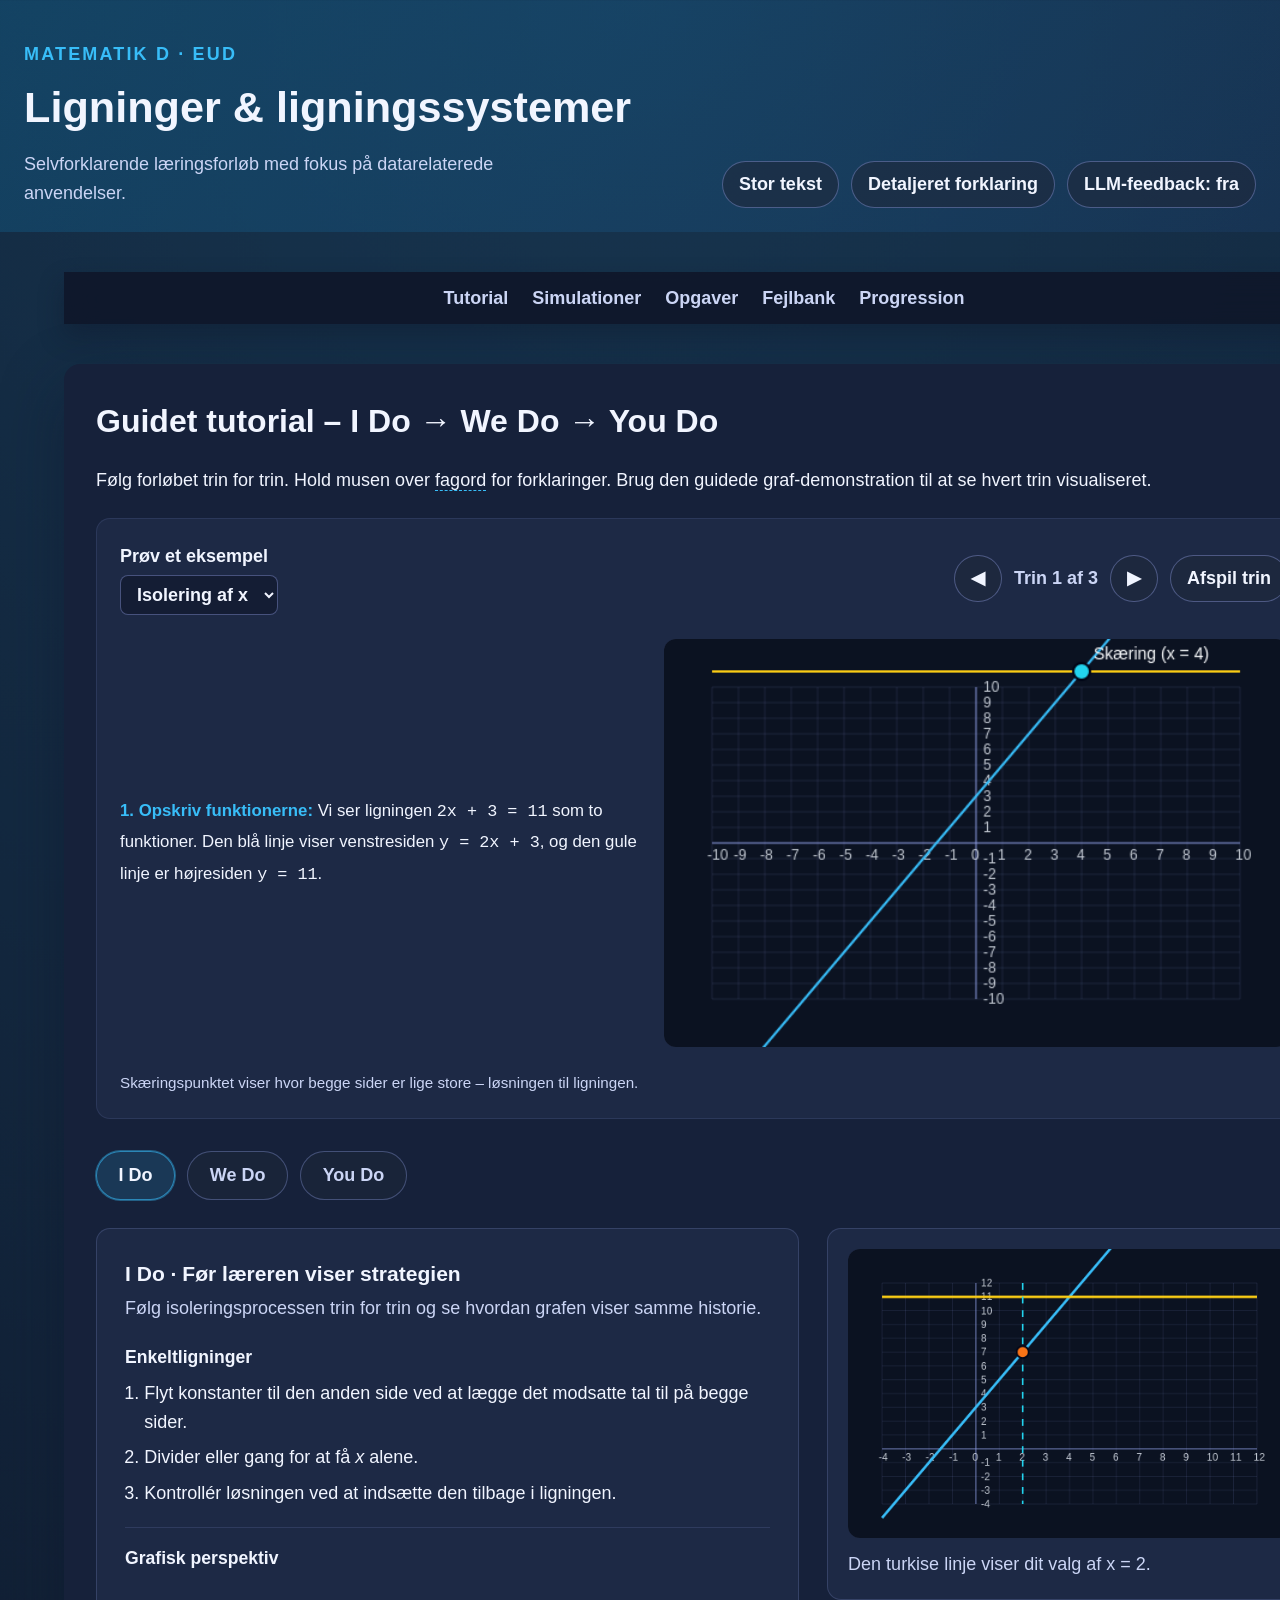
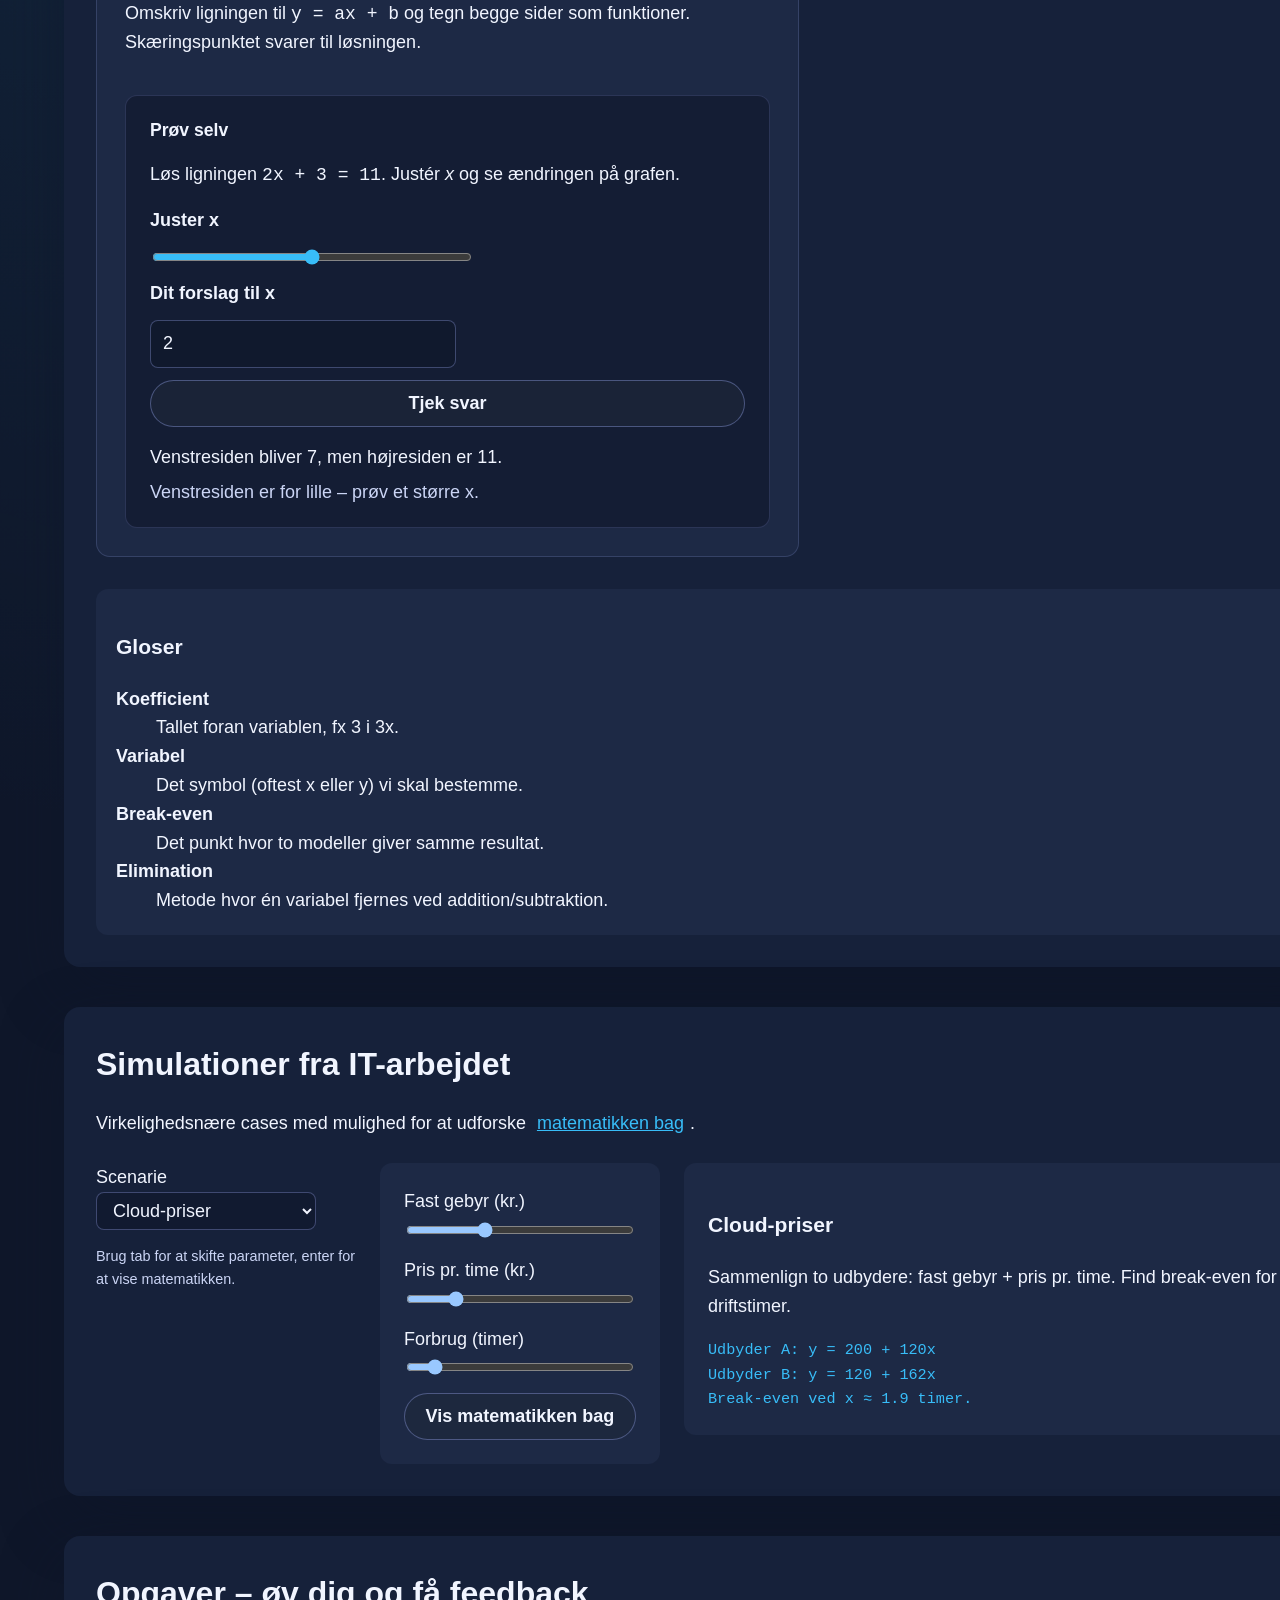
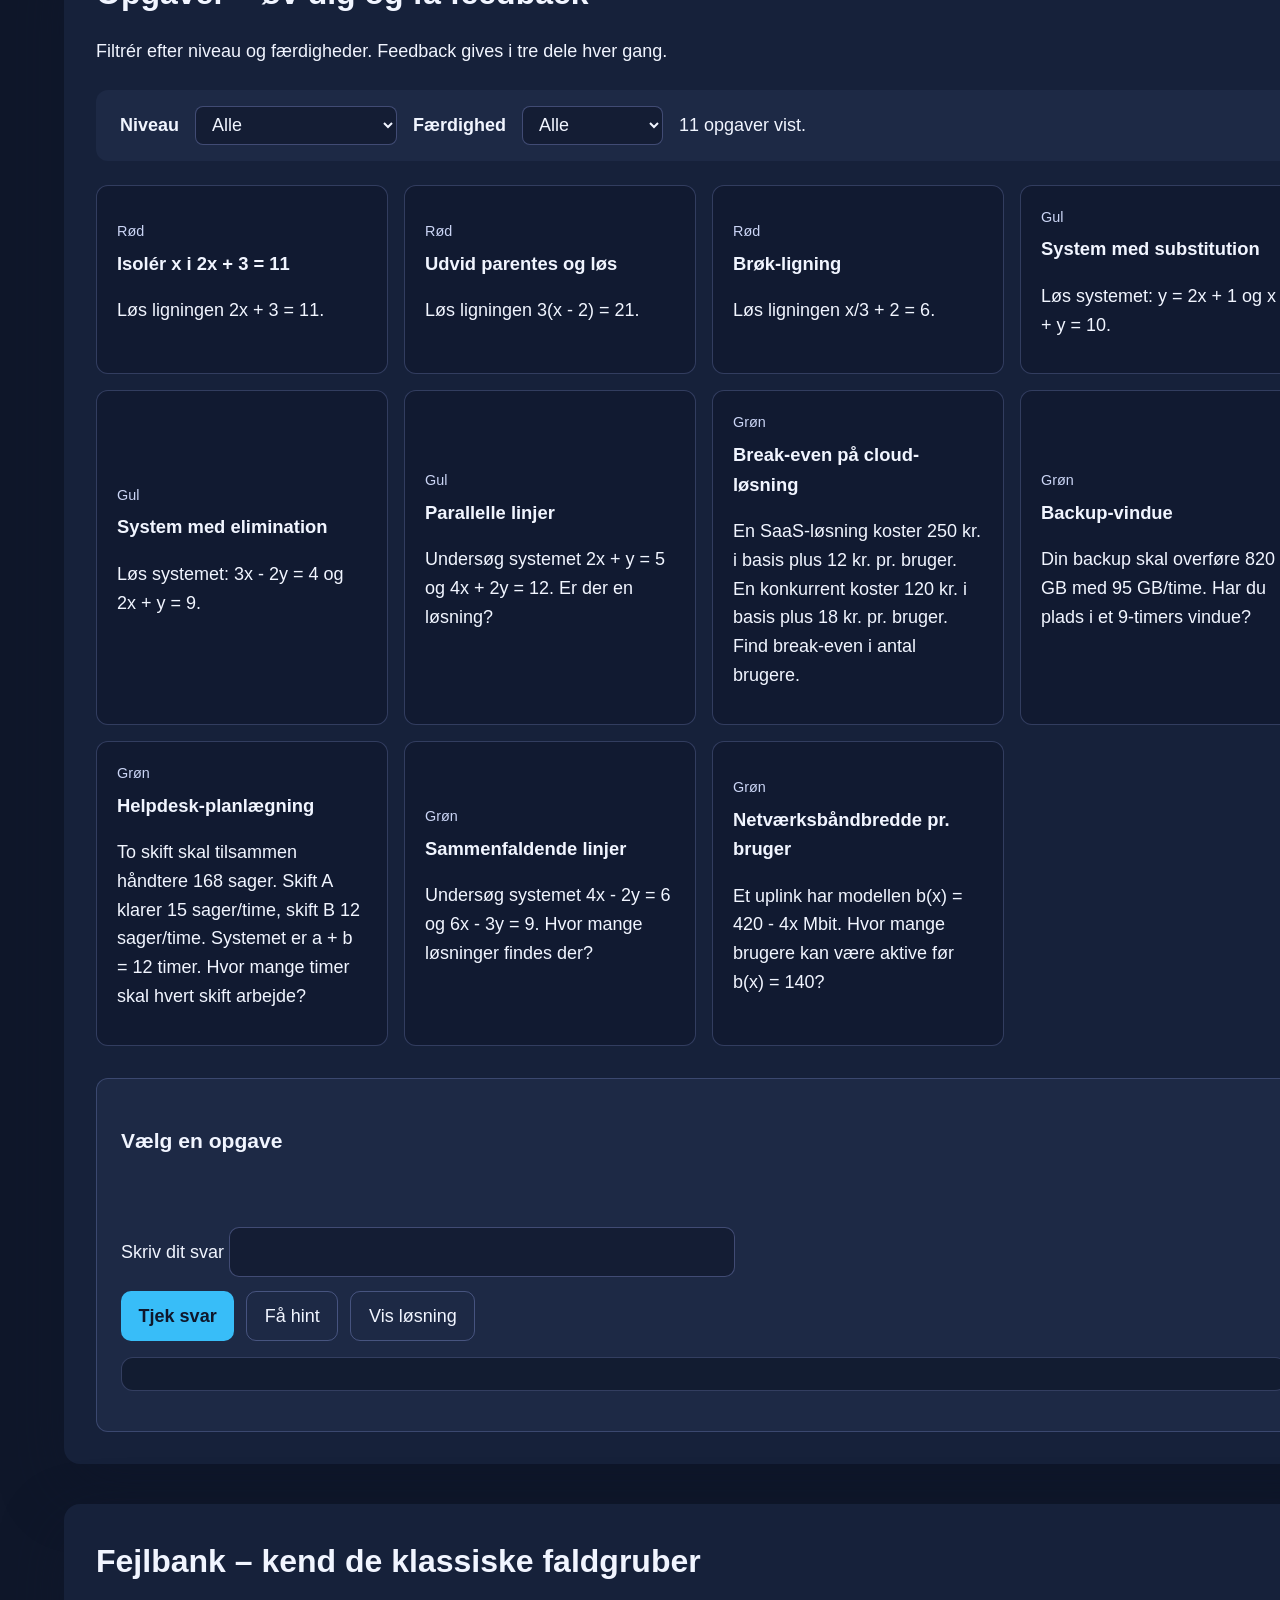
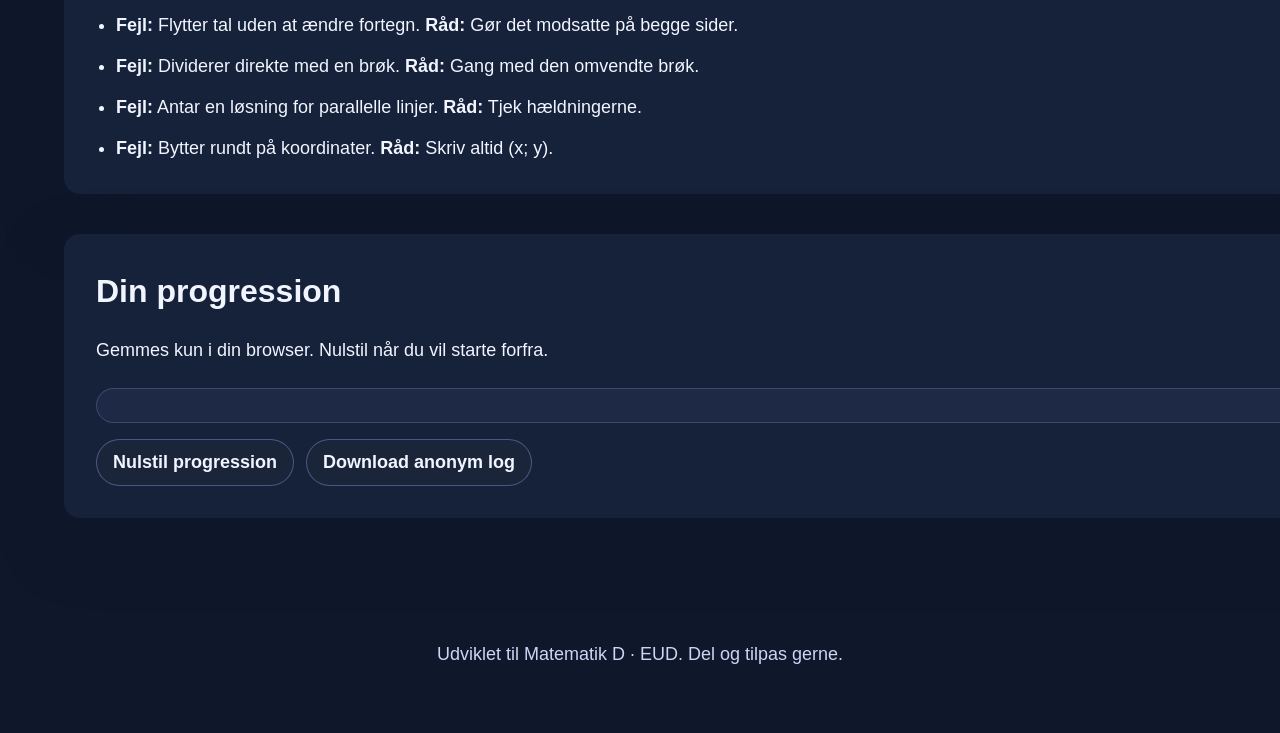
<file: Matematik/ligninger/index.html>
<!DOCTYPE html>
<html lang="da">
<head>
  <meta charset="UTF-8">
  <meta name="viewport" content="width=device-width, initial-scale=1.0">
  <title>Ligninger &amp; Ligningssystemer · Matematik D</title>
  <link rel="stylesheet" href="styles.css">
</head>
<body>
  <a class="skip-link" href="#main">Spring til indhold</a>
  <header class="site-header" role="banner">
    <div class="site-header__content">
      <div>
        <p class="subject">Matematik D · EUD</p>
        <h1>Ligninger &amp; ligningssystemer</h1>
        <p class="subtitle">Selvforklarende læringsforløb med fokus på datarelaterede anvendelser.</p>
      </div>
      <div class="header-controls" role="group" aria-label="Visningsvalg">
        <button id="toggle-text" class="chip" aria-pressed="false">Stor tekst</button>
        <button id="toggle-detail" class="chip" aria-pressed="false">Detaljeret forklaring</button>
        <button id="toggle-llm" class="chip" aria-pressed="false">LLM-feedback: fra</button>
      </div>
    </div>
  </header>

  <main id="main">
    <nav class="main-nav" aria-label="Hovednavigation">
      <ul>
        <li><a href="#tutorial">Tutorial</a></li>
        <li><a href="#simulationer">Simulationer</a></li>
        <li><a href="#opgaver">Opgaver</a></li>
        <li><a href="#fejlbank">Fejlbank</a></li>
        <li><a href="#progression">Progression</a></li>
      </ul>
    </nav>

    <section id="tutorial" class="card" aria-labelledby="tutorial-title">
      <div class="card__header">
        <h2 id="tutorial-title">Guidet tutorial – I Do → We Do → You Do</h2>
        <p>Følg forløbet trin for trin. Hold musen over <span class="gloss" data-term="koefficient">fagord</span> for forklaringer. Brug den guidede graf-demonstration til at se hvert trin visualiseret.</p>
      </div>

      <div class="tutorial-demo" role="region" aria-label="Guidet eksempel med graf">
        <div class="tutorial-demo__controls">
          <div class="tutorial-demo__select">
            <label for="demo-select">Prøv et eksempel</label>
            <select id="demo-select">
              <option value="isolation">Isolering af x</option>
              <option value="substitution">Substitution</option>
              <option value="elimination">Elimination</option>
            </select>
          </div>
          <div class="tutorial-demo__stepper" role="group" aria-label="Trinkontrol">
            <button id="demo-prev" class="chip" aria-label="Forrige trin">◀</button>
            <span id="demo-step-indicator" aria-live="polite">Trin 1 af 3</span>
            <button id="demo-next" class="chip" aria-label="Næste trin">▶</button>
            <button id="demo-play" class="chip" aria-pressed="false">Afspil trin</button>
          </div>
        </div>
        <div class="tutorial-demo__body">
          <div class="tutorial-demo__text" id="demo-step-text" aria-live="polite">
            <p>Vælg et eksempel for at se hvordan ligningen hænger sammen med grafen.</p>
          </div>
          <canvas id="demo-graph" width="520" height="340" role="img" aria-label="Illustration af trinvis løsning" tabindex="0"></canvas>
        </div>
        <p class="tutorial-demo__note" id="demo-step-note" aria-live="polite"></p>
      </div>

      <div class="tutorial-stages" role="region" aria-label="Læringsfaser">
        <div class="tutorial-stages__nav" role="tablist" aria-label="Vælg fase">
          <button type="button" class="tutorial-stage-button" data-stage-toggle="i-do" id="stage-tab-i-do" role="tab" aria-selected="true" aria-controls="stage-panel-i-do" tabindex="0">I Do</button>
          <button type="button" class="tutorial-stage-button" data-stage-toggle="we-do" id="stage-tab-we-do" role="tab" aria-selected="false" aria-controls="stage-panel-we-do" tabindex="-1">We Do</button>
          <button type="button" class="tutorial-stage-button" data-stage-toggle="you-do" id="stage-tab-you-do" role="tab" aria-selected="false" aria-controls="stage-panel-you-do" tabindex="-1">You Do</button>
        </div>
        <div class="tutorial-stages__layout">
          <div class="tutorial-stages__panels">
            <article class="stage-panel is-active" id="stage-panel-i-do" data-stage-panel="i-do" role="tabpanel" aria-labelledby="stage-tab-i-do" aria-hidden="false">
              <header>
                <h3>I Do · Før læreren viser strategien</h3>
                <p class="lead">Følg isoleringsprocessen trin for trin og se hvordan grafen viser samme historie.</p>
              </header>
              <section aria-labelledby="stage-i-do-single">
                <h4 id="stage-i-do-single">Enkeltligninger</h4>
                <ol>
                  <li>Flyt konstanter til den anden side ved at lægge det modsatte tal til på begge sider.</li>
                  <li>Divider eller gang for at få <em>x</em> alene.</li>
                  <li>Kontrollér løsningen ved at indsætte den tilbage i ligningen.</li>
                </ol>
              </section>
              <section aria-labelledby="stage-i-do-graph">
                <h4 id="stage-i-do-graph">Grafisk perspektiv</h4>
                <p>Omskriv ligningen til <code>y = ax + b</code> og tegn begge sider som funktioner. Skæringspunktet svarer til løsningen.</p>
              </section>
              <div class="stage-example" data-stage-example="i-do">
                <h4>Prøv selv</h4>
                <p class="stage-example__prompt">Løs ligningen <code data-stage-equation="i-do">2x + 3 = 11</code>. Justér <em>x</em> og se ændringen på grafen.</p>
                <div class="stage-example__controls">
                  <label for="stage-i-do-slider">Juster x</label>
                  <input type="range" id="stage-i-do-slider" min="-4" max="8" step="0.5" value="2" data-stage-value="i-do:x">
                  <label for="stage-i-do-input">Dit forslag til x</label>
                  <input type="number" id="stage-i-do-input" step="0.1" value="2" data-stage-value="i-do:x">
                  <button type="button" class="chip" data-stage-check="i-do">Tjek svar</button>
                </div>
                <div class="stage-example__feedback">
                  <p data-stage-feedback="i-do" aria-live="polite"></p>
                  <p data-stage-detail="i-do" class="muted"></p>
                </div>
              </div>
            </article>
            <article class="stage-panel" id="stage-panel-we-do" data-stage-panel="we-do" role="tabpanel" aria-labelledby="stage-tab-we-do" hidden aria-hidden="true">
              <header>
                <h3>We Do · Vi løser sammen</h3>
                <p class="lead">Vi udvider parenteser, samler brøker og bruger elimination til at nå frem til løsningen.</p>
              </header>
              <section aria-labelledby="stage-we-do-parentheses">
                <h4 id="stage-we-do-parentheses">Parenteser og brøker</h4>
                <ol>
                  <li>Udvid parenteser, fx <code>3(x - 1) = 3x - 3</code>.</li>
                  <li>Saml brøker til én fælles nævner, før du isolerer variablen.</li>
                  <li>Løs den nye ligning og kontrollér med indsættelse.</li>
                </ol>
              </section>
              <section aria-labelledby="stage-we-do-elimination">
                <h4 id="stage-we-do-elimination">Elimination</h4>
                <ol>
                  <li>Gør koefficienterne ens ved at gange ligningerne.</li>
                  <li>Plus eller minus ligningerne for at fjerne en variabel.</li>
                  <li>Løs den tilbageværende ligning og indsæt tilbage.</li>
                </ol>
              </section>
              <section aria-labelledby="stage-we-do-models">
                <h4 id="stage-we-do-models">Proportionale og lineære modeller</h4>
                <p>Break-even findes hvor to funktioner skærer hinanden. Brug graferne til at aflæse hældning, skæring og løsninger.</p>
              </section>
              <div class="stage-example" data-stage-example="we-do">
                <h4>Prøv selv</h4>
                <p class="stage-example__prompt">Løs ligningen <code data-stage-equation="we-do">3(x - 1) + 2 = 17</code>. Brug grafen til at se hvornår venstre og højre side er lige store.</p>
                <div class="stage-example__controls">
                  <label for="stage-we-do-slider">Juster x</label>
                  <input type="range" id="stage-we-do-slider" min="0" max="8" step="0.5" value="3" data-stage-value="we-do:x">
                  <label for="stage-we-do-input">Vores fælles gæt på x</label>
                  <input type="number" id="stage-we-do-input" step="0.1" value="3" data-stage-value="we-do:x">
                  <button type="button" class="chip" data-stage-check="we-do">Tjek svar</button>
                </div>
                <div class="stage-example__feedback">
                  <p data-stage-feedback="we-do" aria-live="polite"></p>
                  <p data-stage-detail="we-do" class="muted"></p>
                </div>
              </div>
            </article>
            <article class="stage-panel" id="stage-panel-you-do" data-stage-panel="you-do" role="tabpanel" aria-labelledby="stage-tab-you-do" hidden aria-hidden="true">
              <header>
                <h3>You Do · Du prøver selv</h3>
                <p class="lead">Brug substitution eller elimination for at finde en løsning, og hold øje med grafen.</p>
              </header>
              <section aria-labelledby="stage-you-do-substitution">
                <h4 id="stage-you-do-substitution">Substitution</h4>
                <ol>
                  <li>Isolér en variabel i den ene ligning.</li>
                  <li>Indsæt udtrykket i den anden ligning.</li>
                  <li>Find værdierne og kontrollér grafisk.</li>
                </ol>
              </section>
              <section aria-labelledby="stage-you-do-pitfalls">
                <h4 id="stage-you-do-pitfalls">Typiske fejl</h4>
                <ul class="pitfalls">
                  <li><strong>Fortegn:</strong> Husk at ændre fortegn når du ganger eller dividerer med negative tal.</li>
                  <li><strong>Brøker:</strong> Gang med den omvendte i stedet for at dividere med en brøk.</li>
                  <li><strong>Parallelle linjer:</strong> Samme hældning, forskellig skæring ⇒ ingen løsning.</li>
                  <li><strong>Sammenfaldende linjer:</strong> Samme hældning og skæring ⇒ uendeligt mange løsninger.</li>
                </ul>
              </section>
              <div class="stage-example" data-stage-example="you-do">
                <h4>Prøv selv</h4>
                <p class="stage-example__prompt">Løs systemet <code data-stage-equation="you-do-1">x + 2y = 11</code> og <code data-stage-equation="you-do-2">y = x + 1</code>. Indtast dit forslag til <em>x</em> og <em>y</em>, og aflæs grafen.</p>
                <div class="stage-example__controls stage-example__controls--grid">
                  <div>
                    <label for="stage-you-do-x">x</label>
                    <input type="number" id="stage-you-do-x" step="0.1" value="2" data-stage-value="you-do:x">
                  </div>
                  <div>
                    <label for="stage-you-do-y">y</label>
                    <input type="number" id="stage-you-do-y" step="0.1" value="3" data-stage-value="you-do:y">
                  </div>
                  <button type="button" class="chip" data-stage-check="you-do">Tjek løsning</button>
                </div>
                <div class="stage-example__feedback">
                  <p data-stage-feedback="you-do" aria-live="polite"></p>
                  <p data-stage-detail="you-do" class="muted"></p>
                </div>
              </div>
            </article>
          </div>
          <aside class="tutorial-stage-visual" aria-live="polite">
            <canvas id="stage-graph" width="520" height="340" role="img" aria-label="Graf for den valgte fase" tabindex="0"></canvas>
            <p id="stage-graph-feedback" class="muted"></p>
          </aside>
        </div>
      </div>

      <aside id="glossary" aria-label="Gloseliste" class="card__aside">
        <h3>Gloser</h3>
        <dl>
          <dt id="gloss-koefficient">Koefficient</dt>
          <dd>Tallet foran variablen, fx 3 i 3x.</dd>
          <dt id="gloss-variabel">Variabel</dt>
          <dd>Det symbol (oftest x eller y) vi skal bestemme.</dd>
          <dt id="gloss-break-even">Break-even</dt>
          <dd>Det punkt hvor to modeller giver samme resultat.</dd>
          <dt>Elimination</dt>
          <dd>Metode hvor én variabel fjernes ved addition/subtraktion.</dd>
        </dl>
      </aside>
    </section>

    <section id="simulationer" class="card" aria-labelledby="simulation-title">
      <div class="card__header">
        <h2 id="simulation-title">Simulationer fra IT-arbejdet</h2>
        <p>Virkelighedsnære cases med mulighed for at udforske <button class="inline-link" data-sim-math>matematikken bag</button>.</p>
      </div>
      <div class="simulation-layout">
        <div class="simulation-layout__selector">
          <label for="scenario-select">Scenarie</label>
          <select id="scenario-select" aria-describedby="scenario-help">
            <option value="cloud">Cloud-priser</option>
            <option value="bandwidth">Netværksbåndbredde</option>
            <option value="server">Serverkapacitet</option>
            <option value="backup">Backup-vindue</option>
            <option value="helpdesk">Helpdesk-plan</option>
          </select>
          <p id="scenario-help" class="small">Brug tab for at skifte parameter, enter for at vise matematikken.</p>
        </div>
        <div class="simulation-layout__controls" role="group" aria-label="Parametre for scenarie">
          <div class="control-field">
            <label for="param-a" id="param-a-label">Parameter A</label>
            <input type="range" id="param-a" min="0" max="600" step="10" value="200">
          </div>
          <div class="control-field">
            <label for="param-b" id="param-b-label">Parameter B</label>
            <input type="range" id="param-b" min="0" max="600" step="10" value="120">
          </div>
          <div class="control-field">
            <label for="param-c" id="param-c-label">Parameter C</label>
            <input type="range" id="param-c" min="0" max="600" step="10" value="60">
          </div>
          <button id="show-math" class="chip">Vis matematikken bag</button>
        </div>
        <div class="simulation-layout__details">
          <h3 id="scenario-title">Vælg scenarie</h3>
          <p id="scenario-description">Skift scenarie for at se, hvordan lineære modeller bruges i praksis.</p>
          <pre id="scenario-math" aria-live="polite"></pre>
        </div>
      </div>
    </section>

    <section id="opgaver" class="card" aria-labelledby="opgaver-title">
      <div class="card__header">
        <h2 id="opgaver-title">Opgaver – øv dig og få feedback</h2>
        <p>Filtrér efter niveau og færdigheder. Feedback gives i tre dele hver gang.</p>
      </div>
      <div class="task-toolbar">
        <label for="filter-difficulty">Niveau</label>
        <select id="filter-difficulty">
          <option value="alle">Alle</option>
          <option value="R">Rød (let)</option>
          <option value="G">Gul (mellem)</option>
          <option value="Gr">Grøn (udfordrende)</option>
        </select>
        <label for="filter-skill">Færdighed</label>
        <select id="filter-skill">
          <option value="alle">Alle</option>
        </select>
        <span class="task-count" id="task-count" aria-live="polite"></span>
      </div>
      <div id="task-grid" role="list" aria-label="Tilgængelige opgaver"></div>

      <article id="task-player" class="task-player" aria-labelledby="task-title" hidden>
        <header>
          <h3 id="task-title">Vælg en opgave</h3>
          <p id="task-meta" class="small"></p>
        </header>
        <div id="task-prompt" class="task-prompt"></div>
        <nav id="task-links" class="task-links" hidden aria-label="Hjælpemenu"></nav>
        <form id="task-form" novalidate>
          <label for="task-answer" id="task-answer-label">Skriv dit svar</label>
          <input id="task-answer" name="task-answer" type="text" autocomplete="off" required aria-describedby="task-format">
          <p id="task-format" class="small"></p>
          <div class="task-actions">
            <button type="submit" class="primary">Tjek svar</button>
            <button type="button" id="hint-button" class="secondary">Få hint</button>
            <button type="button" id="solution-button" class="secondary">Vis løsning</button>
          </div>
        </form>
        <div id="task-feedback" class="task-feedback" role="alert" aria-live="assertive"></div>
        <div id="task-hints" class="task-hints" aria-live="polite"></div>
      </article>
    </section>

    <section id="fejlbank" class="card" aria-labelledby="fejlbank-title">
      <div class="card__header">
        <h2 id="fejlbank-title">Fejlbank – kend de klassiske faldgruber</h2>
      </div>
      <ul class="error-list">
        <li><strong>Fejl:</strong> Flytter tal uden at ændre fortegn. <strong>Råd:</strong> Gør det modsatte på begge sider.</li>
        <li><strong>Fejl:</strong> Dividerer direkte med en brøk. <strong>Råd:</strong> Gang med den omvendte brøk.</li>
        <li><strong>Fejl:</strong> Antar en løsning for parallelle linjer. <strong>Råd:</strong> Tjek hældningerne.</li>
        <li><strong>Fejl:</strong> Bytter rundt på koordinater. <strong>Råd:</strong> Skriv altid (x; y).</li>
      </ul>
    </section>

    <section id="progression" class="card" aria-labelledby="progression-title">
      <div class="card__header">
        <h2 id="progression-title">Din progression</h2>
        <p>Gemmes kun i din browser. Nulstil når du vil starte forfra.</p>
      </div>
      <div class="progress-wrapper" role="img" aria-label="Fuldførte opgaver i procent">
        <div id="progress-bar" class="progress-bar" aria-valuemin="0" aria-valuemax="100" aria-valuenow="0"></div>
      </div>
      <div class="progress-actions">
        <button id="reset-progress" class="chip">Nulstil progression</button>
        <button id="download-log" class="chip">Download anonym log</button>
      </div>
    </section>
  </main>

  <footer class="site-footer" role="contentinfo">
    <p>Udviklet til Matematik D · EUD. Del og tilpas gerne.</p>
  </footer>

  <script src="app.js" defer></script>
</body>
</html>
</file>
<file: Matematik/ligninger/styles.css>
:root {
  color-scheme: dark;
  --bg: #0f172a;
  --bg-card: #16213a;
  --bg-subtle: #1d2945;
  --text: #f1f5ff;
  --text-muted: #cbd5f5;
  --accent: #38bdf8;
  --accent-strong: #0ea5e9;
  --danger: #f87171;
  --success: #34d399;
  --border: rgba(148, 163, 236, 0.25);
  --radius: 16px;
  --shadow: 0 24px 64px rgba(15, 23, 42, 0.4);
  font-family: "Inter", "Segoe UI", sans-serif;
}

body {
  margin: 0;
  background: radial-gradient(circle at top, rgba(56, 189, 248, 0.18), transparent 45%), var(--bg);
  color: var(--text);
  line-height: 1.6;
  font-size: 18px;
}

body.large-text {
  font-size: 20px;
}

.skip-link {
  position: absolute;
  left: -999px;
  top: -999px;
  background: var(--accent-strong);
  color: #020617;
  padding: 0.75rem 1rem;
  border-radius: 8px;
  z-index: 1000;
}

.skip-link:focus {
  left: 16px;
  top: 16px;
}

.site-header {
  padding: 2.5rem 1.5rem 1.5rem;
  background: linear-gradient(135deg, rgba(14, 165, 233, 0.18), rgba(59, 130, 246, 0.08));
}

.site-header__content {
  width: 100%;
  margin: 0;
  display: flex;
  flex-wrap: wrap;
  justify-content: space-between;
  gap: 2rem;
  align-items: flex-end;
}

.subject {
  margin: 0;
  font-weight: 600;
  letter-spacing: 0.12em;
  text-transform: uppercase;
  color: var(--accent);
}

.site-header h1 {
  margin: 0.25rem 0 0.5rem;
  font-size: 2.7rem;
}

.subtitle {
  margin: 0;
  max-width: 540px;
  color: var(--text-muted);
}

.header-controls {
  display: flex;
  gap: 0.75rem;
  flex-wrap: wrap;
}

.main-nav {
  position: sticky;
  top: 0;
  z-index: 10;
  background: rgba(15, 23, 42, 0.9);
  backdrop-filter: blur(16px);
  box-shadow: 0 12px 24px rgba(15, 23, 42, 0.4);
}

.main-nav ul {
  margin: 0;
  padding: 0.75rem 1.5rem;
  list-style: none;
  display: flex;
  gap: 1.5rem;
  justify-content: center;
  flex-wrap: wrap;
}

.main-nav a {
  color: var(--text-muted);
  text-decoration: none;
  font-weight: 600;
}

.main-nav a:hover,
.main-nav a:focus {
  color: var(--accent);
}

main {
  width: 100%;
  margin: 0;
  padding: 2.5rem clamp(1.5rem, 6vw, 4rem) 4rem;
  display: grid;
  gap: 2.5rem;
  grid-template-columns: minmax(0, 1fr);
}

.card {
  background: var(--bg-card);
  border-radius: var(--radius);
  padding: 2rem;
  box-shadow: var(--shadow);
  position: relative;
}

.card__header {
  margin-bottom: 1.5rem;
}

.card__header h2 {
  margin: 0 0 0.5rem;
  font-size: 2rem;
}

.card__aside {
  margin-top: 2rem;
  background: var(--bg-subtle);
  border-radius: calc(var(--radius) - 4px);
  padding: 1.25rem;
}

.card__aside dl {
  margin: 0;
}

.card__aside dt {
  font-weight: 700;
}

.tutorial-steps {
  margin: 0;
  padding-left: 1.2rem;
  display: grid;
  gap: 1.5rem;
}

.tutorial-demo {
  background: var(--bg-subtle);
  border-radius: 14px;
  padding: 1.5rem;
  display: grid;
  gap: 1.5rem;
  box-shadow: inset 0 0 0 1px rgba(148, 163, 236, 0.12);
}

.tutorial-demo__controls {
  display: flex;
  flex-wrap: wrap;
  gap: 1.25rem;
  align-items: center;
  justify-content: space-between;
}

.tutorial-demo__select {
  display: flex;
  flex-direction: column;
  gap: 0.25rem;
  font-weight: 600;
}

.tutorial-demo__select select {
  background: rgba(15, 23, 42, 0.6);
  border: 1px solid rgba(148, 163, 236, 0.4);
  color: inherit;
  border-radius: 8px;
  padding: 0.5rem 0.75rem;
}

.tutorial-demo__stepper {
  display: flex;
  align-items: center;
  gap: 0.75rem;
}

.tutorial-demo__stepper span {
  font-weight: 600;
  color: var(--text-muted);
}

.tutorial-demo__body {
  display: grid;
  gap: 1.5rem;
  grid-template-columns: minmax(0, 1fr) minmax(0, 1.2fr);
  align-items: center;
}

@media (max-width: 900px) {
  .tutorial-demo__body {
    grid-template-columns: repeat(auto-fit, minmax(260px, 1fr));
  }
}

.tutorial-demo__text {
  font-size: 1.05rem;
  line-height: 1.8;
}

.tutorial-demo__text strong {
  color: var(--accent);
}

.tutorial-demo__text p {
  margin: 0;
}

.tutorial-demo__note {
  margin: 0;
  color: var(--text-muted);
  font-size: 0.95rem;
}

.lead {
  color: var(--text-muted);
}

.muted {
  color: var(--text-muted);
}

.tutorial-stages {
  display: grid;
  gap: 1.75rem;
  margin-top: 2rem;
}

.tutorial-stages__nav {
  display: flex;
  flex-wrap: wrap;
  gap: 0.75rem;
}

.tutorial-stage-button {
  border: 1px solid rgba(148, 163, 236, 0.35);
  background: rgba(30, 41, 59, 0.45);
  color: var(--text-muted);
  border-radius: 999px;
  padding: 0.55rem 1.35rem;
  font-weight: 700;
  cursor: pointer;
  transition: border-color 0.2s ease, color 0.2s ease, background 0.2s ease, box-shadow 0.2s ease;
}

.tutorial-stage-button.is-active,
.tutorial-stage-button[aria-selected="true"] {
  color: var(--text);
  background: rgba(56, 189, 248, 0.15);
  border-color: rgba(56, 189, 248, 0.6);
  box-shadow: 0 0 0 1px rgba(56, 189, 248, 0.4);
}

.tutorial-stage-button:focus {
  outline: 2px solid var(--accent);
  outline-offset: 2px;
}

.tutorial-stages__layout {
  display: grid;
  gap: 1.75rem;
  grid-template-columns: minmax(0, 1.45fr) minmax(0, 1fr);
  align-items: flex-start;
}

.tutorial-stages__panels {
  display: grid;
}

.stage-panel {
  display: none;
  background: var(--bg-subtle);
  border-radius: 14px;
  padding: 1.75rem;
  border: 1px solid rgba(148, 163, 236, 0.2);
  gap: 1.25rem;
}

.stage-panel.is-active,
.stage-panel[hidden="false"],
.stage-panel:not([hidden]) {
  display: grid;
}

.stage-panel[hidden] {
  display: none !important;
}

.stage-panel header h3 {
  margin: 0 0 0.25rem;
}

.stage-panel header p {
  margin: 0;
}

.stage-panel section {
  display: grid;
  gap: 0.5rem;
}

.stage-panel section + section {
  border-top: 1px solid rgba(148, 163, 236, 0.15);
  padding-top: 1rem;
}

.stage-panel ol,
.stage-panel ul {
  margin: 0;
  padding-left: 1.2rem;
  display: grid;
  gap: 0.4rem;
}

.stage-panel h4 {
  margin: 0;
  font-size: 1.1rem;
}

.stage-example {
  background: rgba(15, 23, 42, 0.6);
  border: 1px solid rgba(148, 163, 236, 0.18);
  border-radius: 12px;
  padding: 1.25rem 1.5rem;
  display: grid;
  gap: 1rem;
}

.stage-example h4 {
  margin: 0;
}

.stage-example__prompt {
  margin: 0;
}

.stage-example__controls {
  display: grid;
  gap: 0.75rem;
}

.stage-example__controls label {
  font-weight: 600;
}

.stage-example__controls input[type="number"],
.stage-example__controls input[type="text"] {
  width: min(100%, 280px);
  padding: 0.55rem 0.75rem;
  border-radius: 8px;
  border: 1px solid rgba(148, 163, 236, 0.35);
  background: rgba(15, 23, 42, 0.65);
  color: var(--text);
}

.stage-example__controls input[type="number"]:focus,
.stage-example__controls input[type="text"]:focus {
  outline: 3px solid rgba(56, 189, 248, 0.4);
  outline-offset: 2px;
}

.stage-example__controls input[type="range"] {
  width: min(100%, 320px);
  accent-color: var(--accent);
}

.stage-example__controls--grid {
  grid-template-columns: repeat(auto-fit, minmax(140px, 1fr));
  align-items: end;
}

.stage-example__controls--grid button {
  grid-column: 1 / -1;
  justify-self: flex-start;
}

.stage-example__feedback {
  display: grid;
  gap: 0.4rem;
}

.stage-example__feedback p {
  margin: 0;
}

.stage-example__feedback [data-status="correct"] {
  color: var(--success);
}

.stage-example__feedback [data-status="incorrect"] {
  color: var(--danger);
}

.tutorial-stage-visual {
  background: var(--bg-subtle);
  border-radius: 14px;
  padding: 1.25rem;
  border: 1px solid rgba(148, 163, 236, 0.2);
  display: grid;
  gap: 0.75rem;
}

.tutorial-stage-visual p {
  margin: 0;
}

@media (max-width: 1100px) {
  .tutorial-stages__layout {
    grid-template-columns: 1fr;
  }

  .tutorial-stage-visual {
    order: -1;
  }
}

.gloss {
  border-bottom: 1px dashed var(--accent);
  cursor: help;
}

.pitfalls {
  margin: 0;
  padding-left: 1.2rem;
}

#demo-graph,
#stage-graph {
  width: 100%;
  max-width: 100%;
  border-radius: 12px;
  background: #0b1221;
  box-shadow: inset 0 0 0 1px rgba(148, 163, 236, 0.25);
}

.chip {
  border: 1px solid rgba(148, 163, 236, 0.4);
  background: rgba(30, 41, 59, 0.6);
  color: var(--text);
  border-radius: 999px;
  padding: 0.5rem 1rem;
  cursor: pointer;
  font-weight: 600;
}

.chip:hover,
.chip:focus {
  border-color: var(--accent);
  color: var(--accent);
}

.inline-link {
  background: none;
  border: none;
  color: var(--accent);
  font: inherit;
  text-decoration: underline;
  cursor: pointer;
}

.simulation-layout {
  display: grid;
  gap: 1.5rem;
  grid-template-columns: minmax(220px, 260px) minmax(220px, 280px) 1fr;
  align-items: start;
}

.simulation-layout__controls {
  display: flex;
  flex-direction: column;
  gap: 1rem;
  background: var(--bg-subtle);
  padding: 1.5rem;
  border-radius: 12px;
}

.control-field {
  display: flex;
  flex-direction: column;
  gap: 0.25rem;
}

.simulation-layout__details {
  background: var(--bg-subtle);
  padding: 1.5rem;
  border-radius: 12px;
  min-height: 220px;
}

.simulation-layout__details pre {
  margin: 0;
  white-space: pre-wrap;
  font-family: "JetBrains Mono", "Fira Code", monospace;
  font-size: 0.95rem;
  color: var(--accent);
}

.task-toolbar {
  display: flex;
  flex-wrap: wrap;
  gap: 1rem;
  align-items: center;
  background: var(--bg-subtle);
  padding: 1rem 1.5rem;
  border-radius: 12px;
}

.task-toolbar label {
  font-weight: 600;
}

#task-grid {
  margin-top: 1.5rem;
  display: grid;
  gap: 1rem;
  grid-template-columns: repeat(auto-fit, minmax(240px, 1fr));
}

.task-card {
  border: 1px solid rgba(148, 163, 236, 0.25);
  background: rgba(15, 23, 42, 0.55);
  border-radius: 12px;
  padding: 1rem 1.25rem;
  text-align: left;
  cursor: pointer;
  color: inherit;
}

.task-card:focus,
.task-card:hover {
  border-color: var(--accent);
  color: var(--accent);
}

.task-card h3 {
  margin: 0.25rem 0 0.5rem;
  font-size: 1.15rem;
}

.task-card .difficulty {
  display: inline-flex;
  align-items: center;
  gap: 0.25rem;
  font-size: 0.9rem;
  color: var(--text-muted);
}

.task-player {
  margin-top: 2rem;
  background: var(--bg-subtle);
  padding: 1.5rem;
  border-radius: 12px;
  border: 1px solid rgba(148, 163, 236, 0.25);
  display: grid;
  gap: 1rem;
}

.task-prompt {
  font-size: 1.05rem;
}

.task-links {
  display: flex;
  flex-wrap: wrap;
  gap: 0.75rem;
}

.task-links a {
  color: var(--accent);
}

.task-actions {
  display: flex;
  gap: 0.75rem;
  flex-wrap: wrap;
}

.primary {
  border: none;
  background: var(--accent);
  color: #0f172a;
  border-radius: 10px;
  padding: 0.6rem 1.1rem;
  font-weight: 700;
  cursor: pointer;
}

.secondary {
  border: 1px solid rgba(148, 163, 236, 0.35);
  background: transparent;
  color: var(--text);
  border-radius: 10px;
  padding: 0.6rem 1.1rem;
  cursor: pointer;
}

.task-feedback {
  background: rgba(15, 23, 42, 0.7);
  border-radius: 12px;
  padding: 1rem;
  border: 1px solid rgba(148, 163, 236, 0.25);
}

.task-hints p {
  background: rgba(56, 189, 248, 0.12);
  padding: 0.75rem 1rem;
  border-radius: 10px;
  border: 1px solid rgba(56, 189, 248, 0.2);
}

.error-list {
  margin: 0;
  padding-left: 1.25rem;
  display: grid;
  gap: 0.75rem;
}

.progress-wrapper {
  background: var(--bg-subtle);
  border-radius: 999px;
  padding: 0.4rem;
  box-shadow: inset 0 0 0 1px rgba(148, 163, 236, 0.25);
}

.progress-bar {
  height: 22px;
  border-radius: 999px;
  width: 0;
  background: linear-gradient(90deg, var(--success), var(--accent));
  transition: width 0.4s ease;
}

.progress-actions {
  margin-top: 1rem;
  display: flex;
  gap: 0.75rem;
  flex-wrap: wrap;
}

.site-footer {
  text-align: center;
  padding: 2.5rem 1.5rem 3rem;
  color: var(--text-muted);
}

.small {
  font-size: 0.9rem;
  color: var(--text-muted);
}

input,
select,
button {
  font: inherit;
}

input[type="text"] {
  width: min(100%, 480px);
  padding: 0.6rem 0.75rem;
  border-radius: 10px;
  border: 1px solid rgba(148, 163, 236, 0.35);
  background: rgba(15, 23, 42, 0.6);
  color: var(--text);
}

input[type="text"]:focus,
select:focus,
button:focus {
  outline: 3px solid rgba(56, 189, 248, 0.5);
  outline-offset: 2px;
}

select {
  padding: 0.45rem 0.75rem;
  border-radius: 8px;
  border: 1px solid rgba(148, 163, 236, 0.35);
  background: rgba(15, 23, 42, 0.6);
  color: var(--text);
}

@media (max-width: 960px) {
  .simulation-layout {
    grid-template-columns: 1fr;
  }

  .simulation-layout__controls {
    order: -1;
  }
}

@media (max-width: 720px) {
  body {
    font-size: 17px;
  }

  .site-header h1 {
    font-size: 2.2rem;
  }

  .card {
    padding: 1.5rem;
  }
}
</file>
